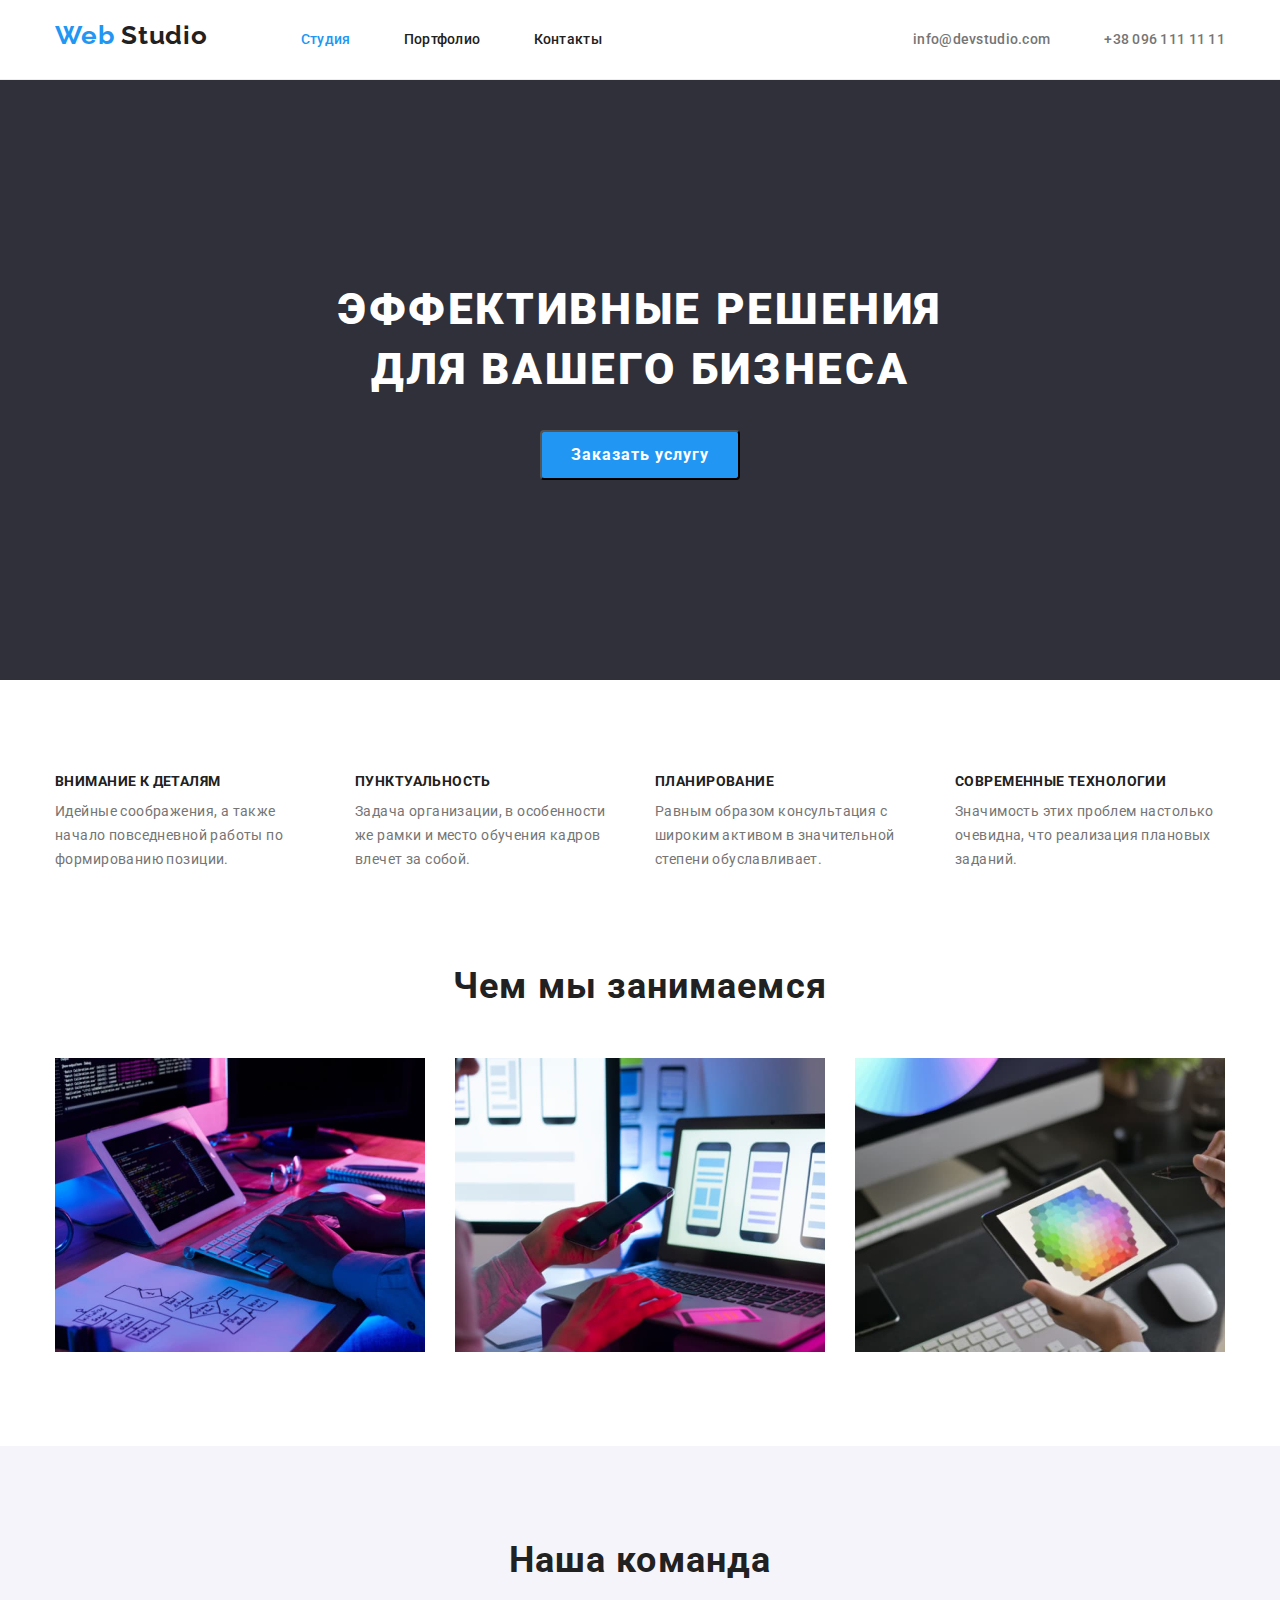
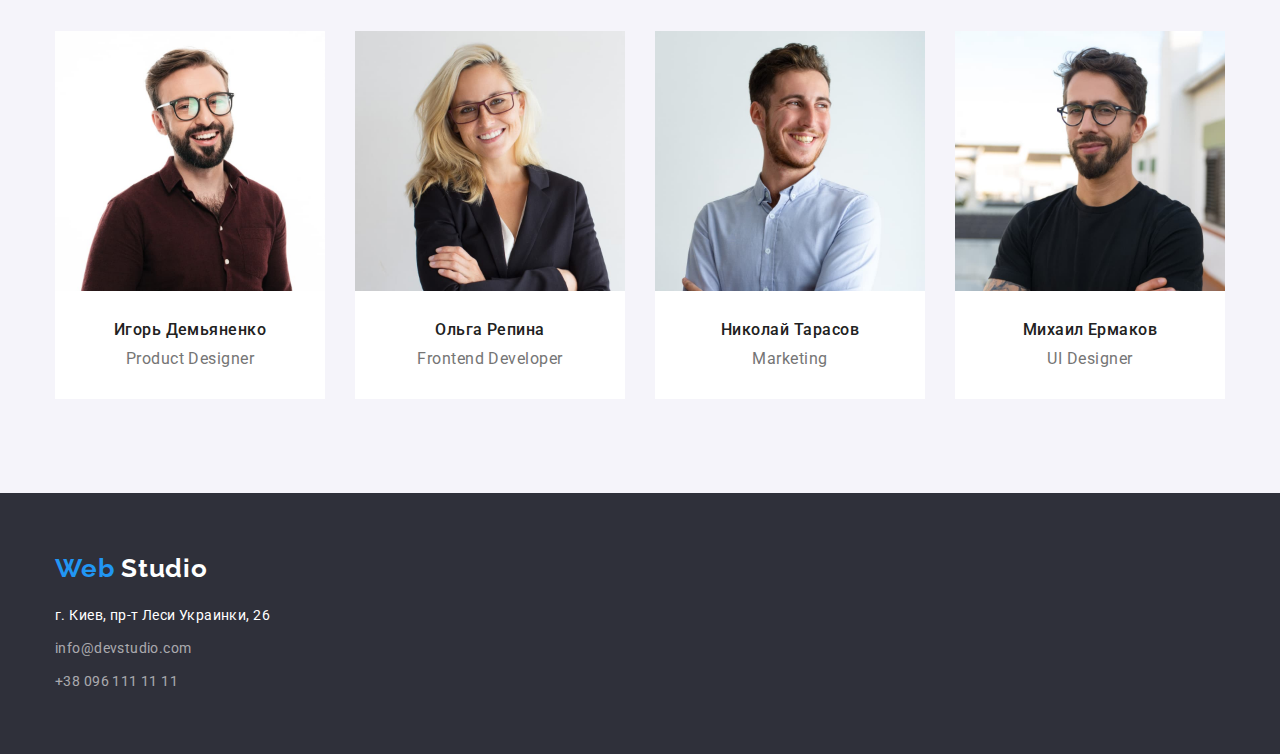
<file: index.html>
<!DOCTYPE html>
<html lang="ru">
	<head>
		<meta charset="UTF-8" />
		<meta http-equiv="X-UA-Compatible" content="IE=edge" />
		<meta name="viewport" content="width=device-width, initial-scale=1.0" />
		<title>WebStudio</title>
		<link
			rel="stylesheet"
			href="https://cdnjs.cloudflare.com/ajax/libs/modern-normalize/1.1.0/modern-normalize.min.css"
		/>
		<link rel="stylesheet" href="./css/styles.css" />
		<link rel="preconnect" href="https://fonts.googleapis.com" />
		<link rel="preconnect" href="https://fonts.gstatic.com" crossorigin />
		<link
			href="https://fonts.googleapis.com/css2?family=Raleway:wght@700&family=Roboto:wght@400;500;700;900&display=swap"
			rel="stylesheet"
		/>
	</head>
	<body>
		<header class="header">
			<div class="container top">
				<nav class="navigation">
					<a href="./index.html" class="navigation-link link">
						<span class="part-link">Web</span>
						Studio
					</a>
					<ul class="navigation-list list">
						<li class="list-item"><a class="link current" href="">Студия</a></li>
						<li class="list-item"><a class="link" href="portfolio.html">Портфолио</a></li>
						<li class="list-item"><a class="link" href="">Контакты</a></li>
					</ul>
				</nav>
				<ul class="contacts list">
					<li class="list-item">
						<a href="mailto:info@devstudio.com" target="_blank" rel="noreferrer noopener" class="header-link link">
							info@devstudio.com
						</a>
					</li>
					<li class="list-item">
						<a href="tel:+380961111111" target="_blank" rel="noreferrer noopener" class="header-link link">
							+38 096 111 11 11
						</a>
					</li>
				</ul>
			</div>
		</header>
		<main>
			<section class="hero section">
				<div class="container">
					<h1 class="hero-title">ЭФФЕКТИВНЫЕ РЕШЕНИЯ ДЛЯ ВАШЕГО БИЗНЕСА</h1>
					<button class="btn" type="button">Заказать услугу</button>
				</div>
			</section>
			<section class="features section">
				<div class="container explanation">
					<h2 class="visually-hidden">Features</h2>
					<ul class="features-list list">
						<li class="features-item">
							<h3 class="features-title">Внимание к деталям</h3>
							<p class="features-text">
								Идейные соображения, а также начало повседневной работы по формированию позиции.
							</p>
						</li>
						<li class="features-item">
							<h3 class="features-title">Пунктуальность</h3>
							<p class="features-text">
								Задача организации, в особенности же рамки и место обучения кадров влечет за собой.
							</p>
						</li>
						<li class="features-item">
							<h3 class="features-title">Планирование</h3>
							<p class="features-text">
								Равным образом консультация с широким активом в значительной степени обуславливает.
							</p>
						</li>
						<li class="features-item">
							<h3 class="features-title">Современные технологии</h3>
							<p class="features-text">Значимость этих проблем настолько очевидна, что реализация плановых заданий.</p>
						</li>
					</ul>
				</div>
			</section>
			<section class="section">
				<div class="container">
					<h2 class="section-title">Чем мы занимаемся</h2>
					<ul class="list work">
						<li class="work-item">
							<img class="image" src="./img/img.jpg" alt="работа" width="370" height="294" />
						</li>
						<li class="work-item">
							<img class="image" src="./img/laptop.jpg" alt="ноутбук" width="370" height="294" />
						</li>
						<li class="work-item">
							<img class="image" src="./img/tablet.jpg" alt="планшет" width="370" height="294" />
						</li>
					</ul>
				</div>
			</section>
			<section class="section team">
				<div class="container persons">
					<h2 class="section-title">Наша команда</h2>
					<ul class="team-group list">
						<li class="team-list">
							<img src="./img/Igor.jpg" alt="Игорь" class="image" width="270" height="260" />
							<div class="team-div">
								<h3 class="teammates">Игорь Демьяненко</h3>
								<p class="team-text">Product Designer</p>
							</div>
						</li>
						<li class="team-list">
							<img src="./img/Olga.jpg" alt="Ольга" class="image" width="270" height="260" />
							<div class="team-div">
								<h3 class="teammates">Ольга Репина</h3>
								<p class="team-text">Frontend Developer</p>
							</div>
						</li>
						<li class="team-list">
							<img src="./img/Nick.jpg" alt="Николай" class="image" width="270" height="260" />
							<div class="team-div">
								<h3 class="teammates">Николай Тарасов</h3>
								<p class="team-text">Marketing</p>
							</div>
						</li>
						<li class="team-list">
							<img src="./img/Mikhael.jpg" alt="Михаил" class="image" width="270" height="260" />
							<div class="team-div">
								<h3 class="teammates">Михаил Ермаков</h3>
								<p class="team-text">UI Designer</p>
							</div>
						</li>
					</ul>
				</div>
			</section>
		</main>
		<footer class="footer">
			<div class="container end">
				<a href="./index.html" class="footer-part-link link">
					<span class="part-link">Web</span>
					Studio
				</a>
				<address class="footer-address">
					<ul class="list">
						<li class="footer-item">
							<a
								href="https://goo.gl/maps/cinAFBpo13wNEEMP8"
								target="_blank"
								rel="noreferrer noopener"
								class="footer-link link"
							>
								<span class="footer-address-link">г. Киев, пр-т Леси Украинки, 26</span>
							</a>
						</li>
						<li class="footer-item">
							<a href="mailto:info@devstudio.com" target="_blank" rel="noreferrer noopener" class="footer-link link">
								info@devstudio.com
							</a>
						</li>
						<li class="footer-item">
							<a href="tel:+380961111111" target="_blank" rel="noreferrer noopener" class="footer-link link">
								+38 096 111 11 11
							</a>
						</li>
					</ul>
				</address>
			</div>
		</footer>
	</body>
</html>
</file>
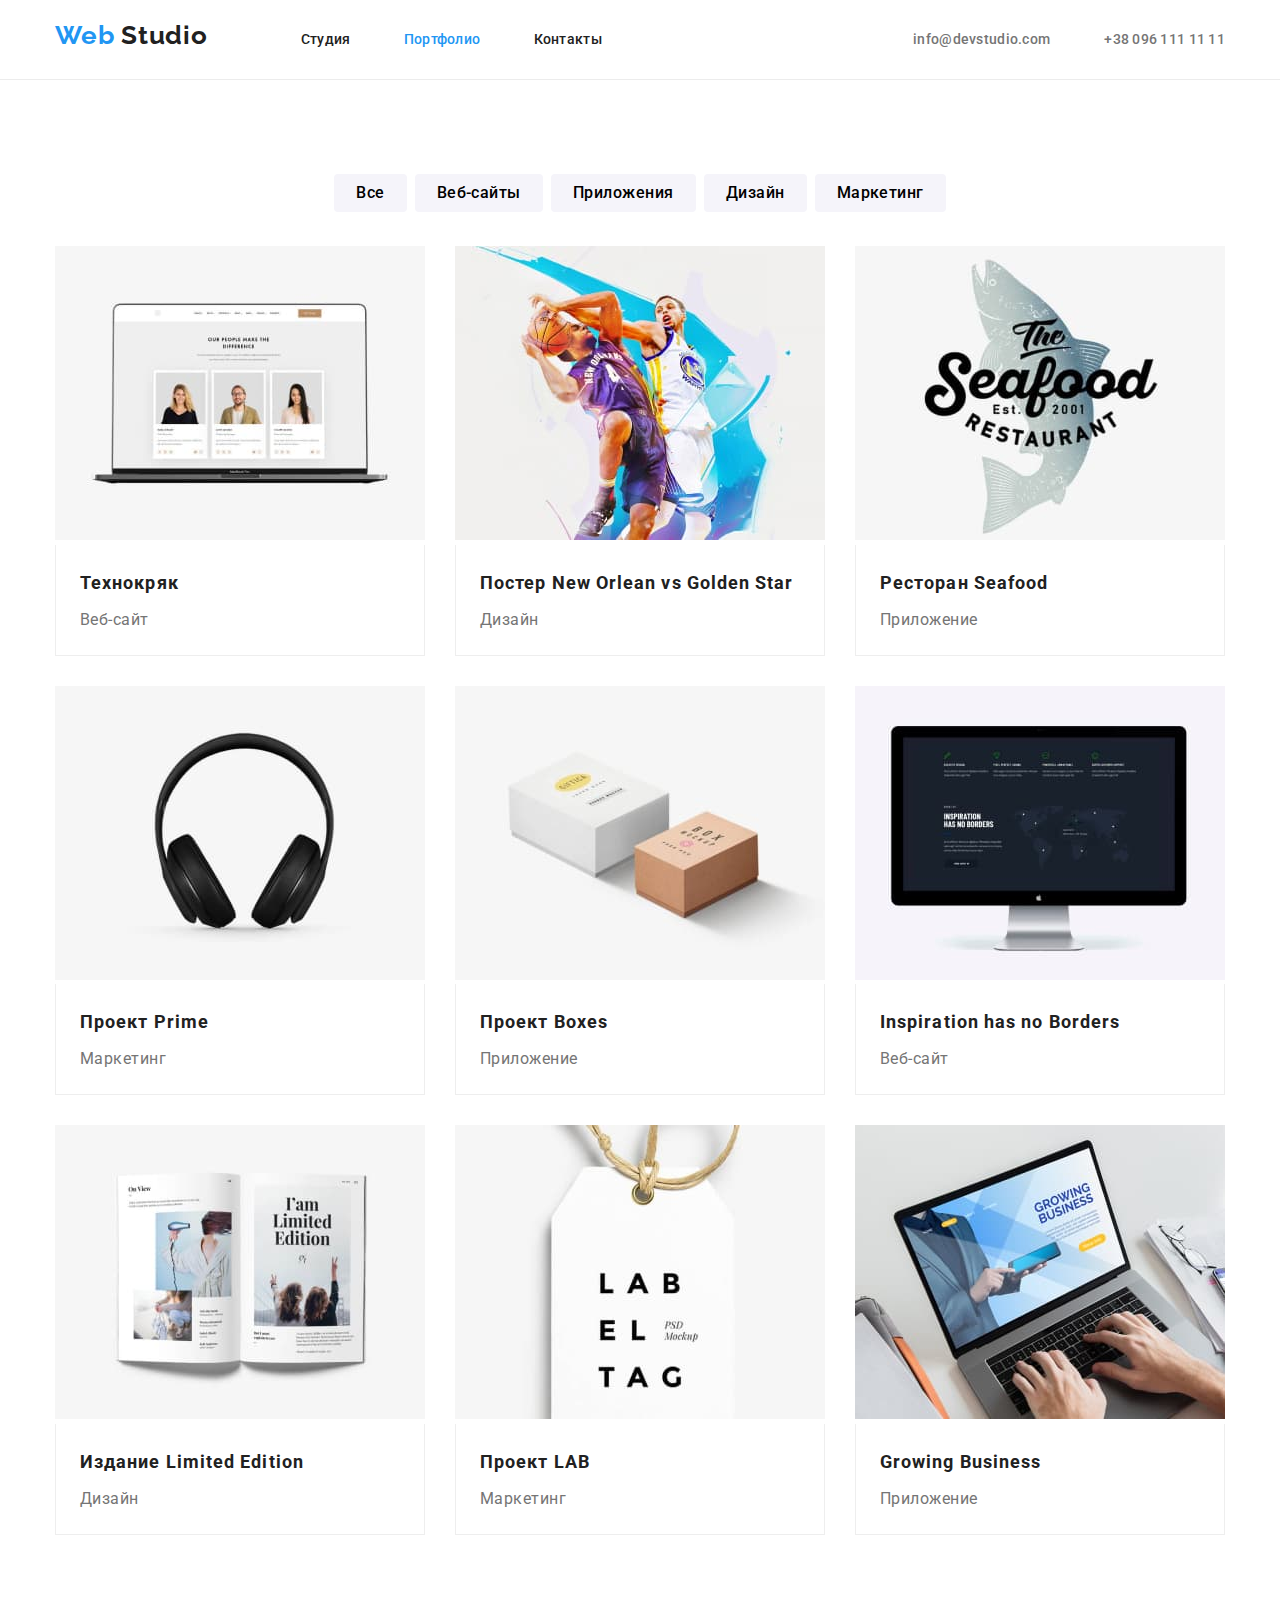
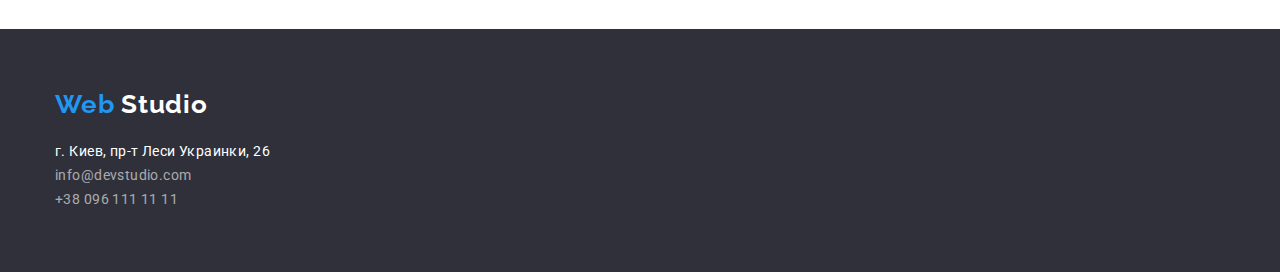
<file: portfolio.html>
<!DOCTYPE html>
<html lang="ru">
	<head>
		<meta charset="UTF-8" />
		<meta http-equiv="X-UA-Compatible" content="IE=edge" />
		<meta name="viewport" content="width=device-width, initial-scale=1.0" />
		<title>WebStudio</title>
		<link
			rel="stylesheet"
			href="https://cdnjs.cloudflare.com/ajax/libs/modern-normalize/1.1.0/modern-normalize.min.css"
		/>
		<link rel="stylesheet" href="./css/styles.css" />
		<link rel="preconnect" href="https://fonts.googleapis.com" />
		<link rel="preconnect" href="https://fonts.gstatic.com" crossorigin />
		<link
			href="https://fonts.googleapis.com/css2?family=Raleway:wght@700&family=Roboto:wght@400;500;700;900&display=swap"
			rel="stylesheet"
		/>
	</head>
	<body>
		<header class="header">
			<div class="container top">
				<nav class="navigation">
					<a href="./index.html" class="navigation-link link">
						<span class="part-link">Web</span>
						Studio
					</a>
					<ul class="navigation-list list">
						<li class="list-item"><a class="link" href="./index.html">Студия</a></li>
						<li class="list-item"><a class="link current" href="">Портфолио</a></li>
						<li class="list-item"><a class="link" href="">Контакты</a></li>
					</ul>
				</nav>
				<ul class="contacts list">
					<li class="list-item">
						<a href="mailto:info@devstudio.com" target="_blank" rel="noreferrer noopener" class="header-link link">
							info@devstudio.com
						</a>
					</li>
					<li class="list-item">
						<a href="tel:+380961111111" target="_blank" rel="noreferrer noopener" class="header-link link">
							+38 096 111 11 11
						</a>
					</li>
				</ul>
			</div>
		</header>
		<main>
			<section class="portfolio section">
				<div class="container main">
					<h1 hidden>Портфолио</h1>
					<ul class="filters-list list">
						<li class="items"><button class="button" type="button">Все</button></li>
						<li class="items"><button class="button" type="button">Веб-сайты</button></li>
						<li class="items"><button class="button" type="button">Приложения</button></li>
						<li class="items"><button class="button" type="button">Дизайн</button></li>
						<li class="items"><button class="button" type="button">Маркетинг</button></li>
					</ul>
					<ul class="projects-list list">
						<li class="item">
							<a class="link" href="">
								<img src="./img/technokryak.jpg" alt="Ноутбук с портфолио" width="370" height="294" />
								<div class="projects">
									<h2 class="title">Технокряк</h2>
									<p class="text">Веб-сайт</p>
								</div>
							</a>
						</li>
						<li class="item">
							<a class="link" href="">
								<img src="./img/poster.jpg" alt="Баскетбольний матч" width="370" height="294" />
								<div class="projects">
									<h2 class="title">Постер New Orlean vs Golden Star</h2>
									<p class="text">Дизайн</p>
								</div>
							</a>
						</li>
						<li class="item">
							<a class="link" href="">
								<img src="./img/seafood.jpg" alt="Морской ресторан" width="370" height="294" />
								<div class="projects">
									<h2 class="title">Ресторан Seafood</h2>
									<p class="text">Приложение</p>
								</div>
							</a>
						</li>
						<li class="item">
							<a class="link" href="">
								<img src="./img/prime.jpg" alt="Наушники" width="370" height="294" />
								<div class="projects">
									<h2 class="title">Проект Prime</h2>
									<p class="text">Маркетинг</p>
								</div>
							</a>
						</li>
						<li class="item">
							<a class="link" href="">
								<img src="./img/boxes.jpg" alt="Коробки" width="370" height="294" />
								<div class="projects">
									<h2 class="title">Проект Boxes</h2>
									<p class="text">Приложение</p>
								</div>
							</a>
						</li>
						<li class="item">
							<a class="link" href="">
								<img src="./img/inspiration.jpg" alt="Монитор" width="370" height="294" />
								<div class="projects">
									<h2 class="title">Inspiration has no Borders</h2>
									<p class="text">Веб-сайт</p>
								</div>
							</a>
						</li>
						<li class="item">
							<a class="link" href="">
								<img src="./img/limited-edition.jpg" alt="Журнал" width="370" height="294" />
								<div class="projects">
									<h2 class="title">Издание Limited Edition</h2>
									<p class="text">Дизайн</p>
								</div>
							</a>
						</li>
						<li class="item">
							<a class="link" href="">
								<img src="./img/LAB.jpg" alt="Бирка" width="370" height="294" />
								<div class="projects">
									<h2 class="title">Проект LAB</h2>
									<p class="text">Маркетинг</p>
								</div>
							</a>
						</li>
						<li class="item">
							<a class="link" href="">
								<img src="./img/growing-business.jpg" alt="Ноутбук" width="370" height="294" />
								<div class="projects">
									<h2 class="title">Growing Business</h2>
									<p class="text">Приложение</p>
								</div>
							</a>
						</li>
					</ul>
				</div>
			</section>
		</main>
		<footer class="footer">
			<div class="container end">
				<a href="./index.html" class="footer-part-link link">
					<span class="part-link">Web</span>
					Studio
				</a>
				<address class="footer-address">
					<ul class="list">
						<li>
							<a
								href="https://goo.gl/maps/cinAFBpo13wNEEMP8"
								target="_blank"
								rel="noreferrer noopener"
								class="footer-link link"
							>
								<span class="footer-address-link">г. Киев, пр-т Леси Украинки, 26</span>
							</a>
						</li>
						<li>
							<a href="mailto:info@devstudio.com" target="_blank" rel="noreferrer noopener" class="footer-link link">
								info@devstudio.com
							</a>
						</li>
						<li>
							<a href="tel:+380961111111" target="_blank" rel="noreferrer noopener" class="footer-link link">
								+38 096 111 11 11
							</a>
						</li>
					</ul>
				</address>
			</div>
		</footer>
	</body>
</html>
</file>
<file: css/styles.css>
/*  цвет фона белый #FFFFFF */
/* цвет фона 2 #F5F4FA */
/* цвет фона 3 #2F303A */
/* цвет #2196F3 */
/*  цвет текста основной 212121 */
/* цвет текста дополнительный 757575 */

/* Стили для index.html */
:root {
	--primary-text-color: #757575;
	--title-text-color: #212121;
	--accent-color: #2196f3;
	--primary-bcg-color: #ffffff;
	--secondary-bcg-color: #f5f4fa;
	--another-bcg-color: #2f303a;
}
body {
	background-color: #ffffff;
	color: var(--title-text-color);
	font-family: "Roboto", sans-serif;
}
.navigation-link {
	color: var(--title-text-color);
	font-family: Raleway, sans-serif;
	font-weight: 700;
	font-size: 26px;
	line-height: 1.2;
	letter-spacing: 0.03em;
	display: block;
	margin-right: 93px;
}
.list {
	list-style: none;
	padding: 0;
	margin: 0;
}
.list-item {
	display: flex;
	display: inline-block;
}
.contacts {
	margin-left: auto;
}
.navigation {
	display: flex;
	align-items: baseline;
}
.list .list-item + .list-item {
	margin-left: 50px;
}
.list-item .link {
	display: block;
	padding-top: 32px;
	padding-bottom: 32px;
}
.link {
	text-decoration: none;
}

.part-link {
	color: var(--accent-color);
}
.navigation-list .link {
	color: var(--title-text-color);
}
.navigation-list {
	font-weight: 500;
	font-size: 14px;
	line-height: 1.1;
	letter-spacing: 0.02em;
}
.navigation-list .link:hover,
.navigation-list .link:focus {
	color: var(--accent-color);
}
.header-link {
	color: var(--primary-text-color);
	font-weight: 500;
	font-size: 14px;
	line-height: 1.1;
	letter-spacing: 0.02em;
}
.header-link:hover,
.header-link:focus {
	color: var(--accent-color);
}
.navigation-list .link.current {
	color: var(--accent-color);
}
.section {
	padding-bottom: 94px;
}
.container {
	width: 1200px;
	margin-left: auto;
	margin-right: auto;
	padding-left: 15px;
	padding-right: 15px;
}
.top {
	display: flex;
	padding-bottom: 0;
	align-items: center;
}
.header {
	border-bottom: 1px solid #ececec;
}
h3 {
	margin-top: 0;
}
p {
	margin-top: 0;
	margin-bottom: 0;
}
/*  Hero */
.hero {
	background-color: var(--another-bcg-color);
	text-align: center;
	padding-top: 200px;
	padding-bottom: 200px;
}
.hero-title {
	margin-top: 0;
	margin-bottom: 0;
	color: var(--primary-bcg-color);
	font-style: normal;
	font-weight: 900;
	font-size: 44px;
	line-height: 1.36;
	letter-spacing: 0.06em;
	width: 696px;
	margin-right: auto;
	margin-left: auto;
}
.btn {
	background-color: var(--accent-color);
	color: var(--primary-bcg-color);
	cursor: pointer;
	font-family: inherit;
	font-style: normal;
	font-weight: 700;
	font-size: 16px;
	line-height: 1.87;
	display: flex;
	align-items: center;
	letter-spacing: 0.06em;
	display: inline-block;
	margin-top: 30px;
	width: 200px;
	height: 50px;
	border-radius: 4px;
}
.btn:hover,
.btn:focus {
	background-color: #188ce8;
}

/* Features */
.visually-hidden {
	border: 0;
	clip: rect(0 0 0 0);
	height: auto;
	margin: 0;
	overflow: hidden;
	padding: 0;
	position: absolute;
	width: 1px;
	white-space: nowrap;
}

.features-list {
	display: flex;
	width: 1170px;
	justify-content: space-between;
	margin-left: auto;
	margin-right: auto;
}
.features-item {
	width: 270px;
	margin-right: 30px;
}
.features-item:last-child {
	margin-right: 0;
}
.features-title {
	color: var(--title-text-color);
	font-weight: 700;
	font-size: 14px;
	line-height: 1.14;
	letter-spacing: 0.03em;
	text-transform: uppercase;
	margin-bottom: 10px;
}
.features-text {
	color: var(--primary-text-color);
	font-weight: 400;
	font-size: 14px;
	line-height: 1.71;
	letter-spacing: 0.03em;
}
.features {
	padding-top: 94px;
}
/* Work */
.section-title {
	color: var(--title-text-color);
	font-weight: 700;
	font-size: 36px;
	line-height: 1.16;
	text-align: center;
	letter-spacing: 0.03em;
	margin-top: 0;
	margin-bottom: 50px;
}
.work {
	display: flex;
	width: 1170px;
	justify-content: space-between;
	margin-left: auto;
	margin-right: auto;
}
.work-item {
	margin-right: 30px;
}
.work-item:last-child {
	margin-right: 0;
}
.image {
	display: block;
}

/* Team */
.team {
	background-color: var(--secondary-bcg-color);
	padding-top: 94px;
}
.team-list {
	background-color: var(--primary-bcg-color);
	margin-right: 30px;
}
.team-list:last-child {
	margin-right: 0;
}
.teammates {
	color: var(--title-text-color);
	font-weight: 500;
	font-size: 16px;
	line-height: 1.18;
	text-align: center;
	letter-spacing: 0.03em;
	margin-bottom: 10px;
}
.team-text {
	color: var(--primary-text-color);
	font-size: 16px;
	line-height: 1.18;
	text-align: center;
	letter-spacing: 0.03em;
}
.team-div {
	padding-top: 30px;
	padding-bottom: 30px;
}
.team-group {
	display: flex;
	width: 1170px;
	justify-content: space-between;
	margin-left: auto;
	margin-right: auto;
}

/* Footer */
.footer {
	background-color: var(--another-bcg-color);
	padding-top: 60px;
	padding-bottom: 60px;
}
.footer-address {
	font-style: normal;
}
.footer-part-link {
	color: var(--primary-bcg-color);
	font-family: Raleway, sans-serif;
	font-weight: 700;
	font-size: 26px;
	line-height: 1.2;
	letter-spacing: 0.03em;
	margin-bottom: 20px;
	display: inline-block;
}
.footer-link {
	color: #ffffff99;
	font-weight: 400;
	font-size: 14px;
	line-height: 1.71;
	letter-spacing: 0.03em;
	display: inline-block;
}
.footer-link:hover,
.footer-link:focus {
	color: var(--accent-color);
}
.footer-address-link {
	color: var(--primary-bcg-color);
}
.footer-address-link:hover,
.footer-address-link:focus {
	color: var(--accent-color);
}
.footer-item {
	margin-bottom: 9px;
}
.footer-item:last-child {
	margin-bottom: 0;
}

/* Стили для portfolio.html */

.button {
	cursor: pointer;
	font-family: inherit;
	font-weight: 500;
	font-size: 16px;
	line-height: 1.62;
	text-align: center;
	letter-spacing: 0.03em;
	background-color: var(--secondary-bcg-color);
	border: none;
	padding: 6px 22px 6px 22px;
	border-radius: 4px;
}
.button:hover,
.button:focus {
	color: var(--primary-bcg-color);
	background-color: var(--accent-color);
}
.filters-list {
	display: flex;
	justify-content: center;
	margin-bottom: 34px;
}
.projects-list .title {
	font-weight: 700;
	font-size: 18px;
	line-height: 2;
	letter-spacing: 0.06em;
	color: var(--title-text-color);
	margin-bottom: 4px;
	margin-top: 0;
}
.projects-list .text {
	font-size: 16px;
	line-height: 1.88;
	letter-spacing: 0.03em;
	color: var(--primary-text-color);
}
.projects-list {
	display: flex;
	flex-wrap: wrap;
}
.item {
	margin-right: 30px;
	margin-bottom: 30px;
}
.item:nth-child(3n) {
	margin-right: 0;
}
.item:nth-last-child(-n + 3) {
	margin-bottom: 0;
}
.portfolio {
	padding-top: 94px;
	padding-bottom: 94px;
}
.items {
	margin-right: 8px;
}
.items:last-child {
	margin-right: 0;
}

.projects {
	padding: 20px 24px 20px 24px;
	border-bottom: 1px solid #eeeeee;
	border-left: 1px solid #eeeeee;
	border-right: 1px solid #eeeeee;
}
</file>
